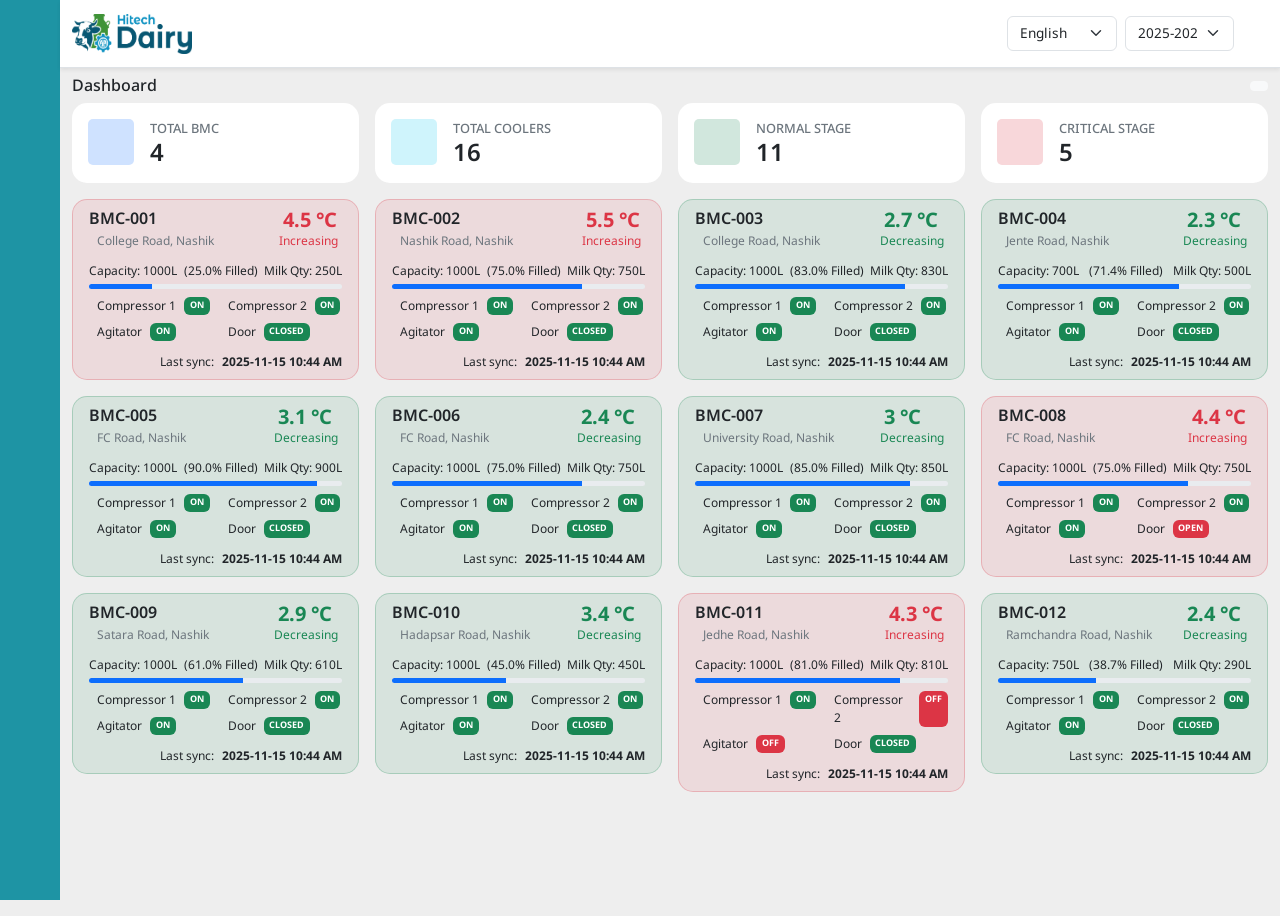
<file: index.html>
<!doctype html>
<html lang="en">

<head>
    <meta charset="utf-8">
    <meta name="viewport" content="width=device-width, initial-scale=1">
    <title>Hitech Dairy</title>
    <link href="https://cdn.jsdelivr.net/npm/bootstrap@5.3.8/dist/css/bootstrap.min.css" rel="stylesheet"
        integrity="sha384-sRIl4kxILFvY47J16cr9ZwB07vP4J8+LH7qKQnuqkuIAvNWLzeN8tE5YBujZqJLB" crossorigin="anonymous">
    <link rel="preconnect" href="https://fonts.googleapis.com">
    <link rel="preconnect" href="https://fonts.gstatic.com" crossorigin>
    <link href="https://fonts.googleapis.com/css2?family=Noto+Sans:ital,wght@0,100..900;1,100..900&display=swap"
        rel="stylesheet">
    <link rel='stylesheet'
        href='https://cdn-uicons.flaticon.com/3.0.0/uicons-regular-rounded/css/uicons-regular-rounded.css'>
    <link rel="stylesheet" href="css/index.css">
</head>

<body>
    <div class="wrapper form-container">
        <div class="sidebar">
            <ul class="menu">
                <li>
                    <a href="#"><i class="fi fi-rr-computer"></i></a>
                </li>
                <li>
                    <a href="#"><i class="fi fi-rr-shopping-cart-add"></i></a>
                </li>
                <li>
                    <a href="#"><i class="fi fi-rr-hand-holding-box"></i></a>
                </li>
                <li>
                    <a href="#"><i class="fi fi-rr-truck-container"></i></a>
                </li>
                <li>
                    <a href="#"><i class="fi fi-rr-point-of-sale-bill"></i></a>
                </li>
                <li>
                    <a href="#"><i class="fi fi-rr-point-of-sale-signal"></i></a>
                </li>
                <li>
                    <a href="#"><i class="fi fi-rr-location-alt"></i></a>
                </li>
                <li>
                    <a href="#"><i class="fi fi-rr-users-alt"></i></a>
                </li>
                <li>
                    <a href="#"><i class="fi fi-rr-chart-histogram"></i></a>
                </li>
                <li>
                    <a href="#"><i class="fi fi-rr-briefcase"></i></a>
                </li>
                <li>
                    <a href="#"><i class="fi fi-rr-calculator-math-tax"></i></a>
                </li>
                <li>
                    <a href="#"><i class="fi fi-rr-settings"></i></a>
                </li>
                <li>
                    <a href="#"><i class="fi fi-rr-exit"></i></a>
                </li>
                <li>
                    <a href="#"><i class="fi fi-rr-user"></i></a>
                </li>
            </ul>
        </div>
        <div class="data-container">
            <header>
                <nav class="navbar navbar-expand-lg shadow-sm border-bottom bg-white">
                    <div class="container-fluid">
                        <a class="navbar-brand" href="#">
                            <img src="images/HitechDairy-logo-color.png" alt="Logo" width="120" height="40"
                                class="d-inline-block align-text-top" />
                        </a>
                        <button class="navbar-toggler" type="button" data-bs-toggle="collapse"
                            data-bs-target="#navbarSupportedContent" aria-controls="navbarSupportedContent"
                            aria-expanded="false" aria-label="Toggle navigation">
                            <span class="navbar-toggler-icon"></span>
                        </button>
                        <div class="collapse navbar-collapse" id="navbarSupportedContent">
                            <div class="d-flex ms-auto form-container" role="search">
                                <select class="form-select me-2" aria-label="Default select example">
                                    <option selected>English</option>
                                    <option value="1">Hindi</option>
                                    <option value="2">Marathi</option>
                                </select>
                                <select class="form-select me-2" aria-label="Default select example">
                                    <option selected>2025-2026</option>
                                    <option value="1">2024-2025</option>
                                    <option value="2">2023-2024</option>
                                </select>

                                <button class="btn" type="submit">
                                    <i class="fi fi-rr-bell"></i>
                                </button>
                            </div>
                        </div>
                    </div>
                </nav>
            </header>
            <div class="container-fluid">
                <div class="main-content py-2">
                    <div class="d-flex align-items-center mb-2 justify-content-between">
                        <h6 class="mb-0">Dashboard</h6>
                        <button class="btn btn-light btn-sm" data-bs-toggle="offcanvas"
                            data-bs-target="#offcanvasExample" aria-controls="offcanvasExample">
                            <i class="fi fi-rr-filter"></i>
                        </button>
                    </div>

                    <div id="dash-stats">
                        <div class="row g-3">
                            <div class="col-sm-3">
                                <div class="card card-body">
                                    <div class="d-flex">
                                        <div class="flex-shrink-0">
                                            <div class="icon-wrapper bg-primary-subtle text-primary">
                                                <i class="fi fi-rr-database-management"></i>
                                            </div>
                                        </div>
                                        <div class="flex-grow-1 ms-3">
                                            <div class="dash-label">Total BMC</div>
                                            <h2>4</h2>
                                        </div>
                                    </div>
                                </div>
                            </div>
                            <div class="col-sm-3">
                                <div class="card card-body">
                                    <div class="d-flex">
                                        <div class="flex-shrink-0">
                                            <div class="icon-wrapper bg-info-subtle text-info">
                                                <i class="fi fi-rr-temperature-frigid"></i>
                                            </div>
                                        </div>
                                        <div class="flex-grow-1 ms-3">
                                            <div class="dash-label">Total Coolers</div>
                                            <h2>16</h2>
                                        </div>
                                    </div>
                                </div>
                            </div>
                            <div class="col-sm-3">
                                <div class="card card-body">
                                    <div class="d-flex">
                                        <div class="flex-shrink-0">
                                            <div class="icon-wrapper bg-success-subtle text-success">
                                                <i class="fi fi-rr-shield-trust"></i>
                                            </div>
                                        </div>
                                        <div class="flex-grow-1 ms-3">
                                            <div class="dash-label">Normal Stage</div>
                                            <h2>11</h2>
                                        </div>
                                    </div>
                                </div>
                            </div>
                            <div class="col-sm-3">
                                <div class="card card-body">
                                    <div class="d-flex">
                                        <div class="flex-shrink-0">
                                            <div class="icon-wrapper bg-danger-subtle text-danger">
                                                <i class="fi fi-rr-triangle-warning"></i>
                                            </div>
                                        </div>
                                        <div class="flex-grow-1 ms-3">
                                            <div class="dash-label">Critical Stage</div>
                                            <h2>5</h2>
                                        </div>
                                    </div>
                                </div>
                            </div>
                        </div>
                    </div>

                    <!-- <div class="card card-body border-0 rounded-4">
                        <div class="row g-3">
                            <div class="col-sm-3">
                                <div class="form-label">Organization</div>
                                <select class="form-select">
                                    <option selected>All Organizations</option>
                                    <option value="1">Organization 1</option>
                                    <option value="2">Organization 2</option>
                                    <option value="3">Organization 3</option>
                                </select>
                            </div>
                            <div class="col-sm-3">
                                <div class="form-label">Location</div>
                                <select class="form-select">
                                    <option selected>All Locations</option>
                                    <option value="1">Organization 1</option>
                                    <option value="2">Organization 2</option>
                                    <option value="3">Organization 3</option>
                                </select>
                            </div>
                            <div class="col-sm-3">
                                <div class="form-label">Status</div>
                                <select class="form-select">
                                    <option selected>All Status</option>
                                    <option value="1">Organization 1</option>
                                    <option value="2">Organization 2</option>
                                    <option value="3">Organization 3</option>
                                </select>
                            </div>
                            <div class="col-sm-3">
                                <div class="form-label">Date Range</div>
                                <div class="input-group">
                                    <input type="text" class="form-control border-end-0"
                                        placeholder="DD/MM/YYYY - DD/MM/YYYY">
                                    <span class="input-group-text bg-transparent border-start-0 text-secondary"
                                        id="basic-addon1"><i class="fi fi-rr-calendar-lines"></i></span>
                                </div>
                            </div>
                        </div>
                    </div> -->

                    <div class="row g-3" id="coolers"></div>
                    <!-- <div class="row g-3" id="coolers">
                        <div class="col-sm-3">
                            <div class="card bg-danger bg-opacity-10 border border-danger border-opacity-25">
                                <div class="card-header">
                                    <div class="d-flex justify-content-between align-items-center">
                                        <div>
                                            <h6 class="mb-1 fw-semibold fs-default">BMC-001</h6>
                                            <div class="d-flex gap-2 align-items-center text-secondary fs-75">
                                                <i class="fi fi-rr-marker"></i>
                                                <span>College Road, Nashik</span>
                                            </div>
                                        </div>
                                        <div>
                                            <h5 class="text-danger fw-bold d-flex gap-1 align-items-center mb-0">
                                                <i class="fi fi-rr-temperature-high"></i>
                                                4.5 °C
                                            </h5>
                                            <div class="text-danger fs-75 d-flex gap-1 align-items-center">
                                                Increasing
                                                <i class="fi fi-rr-arrow-small-up"></i>
                                            </div>
                                        </div>
                                    </div>
                                </div>
                                <div class="card-body py-1">
                                    <div class="mb-2">
                                        <div class="d-flex justify-content-between mb-1 fs-75">
                                            <span>Capacity: 1000L</span>
                                            <span>Milk Qty: 250L</span>
                                        </div>
                                        <div class="progress mb-1" role="progressbar" aria-label="Example 1px high"
                                            aria-valuenow="25" aria-valuemin="0" aria-valuemax="100"
                                            style="height: 5px">
                                            <div class="progress-bar bg-primary" style="width: 25%"></div>
                                        </div>
                                        <div class="d-flex justify-content-end fs-75">
                                            <span>(25% Filled)</span>
                                        </div>
                                    </div>
                                    <div class="row g-2">
                                        <div class="col-6">
                                            <div class="d-flex gap-2 fs-75">
                                                <span class="d-flex gap-2 align-items-center"><i
                                                        class="fi fi-rr-power"></i>Compressor
                                                    1</span>
                                                <span class="badge bg-success text-white">ON</span>
                                            </div>
                                        </div>
                                        <div class="col-6">
                                            <div class="d-flex gap-2 fs-75">
                                                <span class="d-flex gap-2 align-items-center"><i
                                                        class="fi fi-rr-power"></i>Compressor
                                                    2</span>
                                                <span class="badge bg-success text-white">ON</span>
                                            </div>
                                        </div>
                                        <div class="col-6">
                                            <div class="d-flex gap-2 fs-75">
                                                <span class="d-flex gap-2 align-items-center">
                                                    <i class="fi fi-rr-refresh"></i>Agitator
                                                </span>
                                                <span class="badge bg-success text-white">ON</span>
                                            </div>
                                        </div>
                                        <div class="col-6">
                                            <div class="d-flex gap-2 fs-75">
                                                <span class="d-flex gap-2 align-items-center">
                                                    <i class="fi fi-rr-door-closed"></i>Door
                                                </span>
                                                <span class="badge bg-success text-white">CLOSED</span>
                                            </div>
                                        </div>
                                    </div>
                                </div>
                                <div class="card-footer fs-75 text-dark">
                                    <div>Last sync:</div>
                                    <div class="fw-bold">2025-11-15 10:44 AM</div>
                                </div>
                            </div>
                        </div>
                        <div class="col-sm-3">
                            <div class="card bg-danger bg-opacity-10 border border-danger border-opacity-25">
                                <div class="card-header">
                                    <div class="d-flex justify-content-between align-items-center">
                                        <div>
                                            <h6 class="mb-1 fw-semibold fs-default">BMC-002</h6>
                                            <div class="d-flex gap-2 align-items-center text-secondary fs-75">
                                                <i class="fi fi-rr-marker"></i>
                                                <span>Nashik Road, Nashik</span>
                                            </div>
                                        </div>
                                        <div>
                                            <h5 class="text-danger fw-bold d-flex gap-1 align-items-center mb-0">
                                                <i class="fi fi-rr-temperature-high"></i>
                                                5.5 °C
                                            </h5>
                                            <div class="text-danger fs-75 d-flex gap-1 align-items-center">
                                                Increasing
                                                <i class="fi fi-rr-arrow-small-up"></i>
                                            </div>
                                        </div>
                                    </div>
                                </div>
                                <div class="card-body py-1">
                                    <div class="mb-2">
                                        <div class="d-flex justify-content-between mb-1 fs-75">
                                            <span>Capacity: 1000L</span>
                                            <span>Milk Qty: 750L</span>
                                        </div>
                                        <div class="progress mb-1" role="progressbar" aria-label="Example 1px high"
                                            aria-valuenow="75" aria-valuemin="0" aria-valuemax="100"
                                            style="height: 5px">
                                            <div class="progress-bar bg-primary" style="width: 75%"></div>
                                        </div>
                                        <div class="d-flex justify-content-end fs-75">
                                            <span>(75% Filled)</span>
                                        </div>
                                    </div>
                                    <div class="row g-2">
                                        <div class="col-6">
                                            <div class="d-flex gap-2 fs-75">
                                                <span class="d-flex gap-2 align-items-center"><i
                                                        class="fi fi-rr-power"></i>Compressor
                                                    1</span>
                                                <span class="badge bg-success text-white">ON</span>
                                            </div>
                                        </div>
                                        <div class="col-6">
                                            <div class="d-flex gap-2 fs-75">
                                                <span class="d-flex gap-2 align-items-center"><i
                                                        class="fi fi-rr-power"></i>Compressor
                                                    2</span>
                                                <span class="badge bg-success text-white">ON</span>
                                            </div>
                                        </div>
                                        <div class="col-6">
                                            <div class="d-flex gap-2 fs-75">
                                                <span class="d-flex gap-2 align-items-center">
                                                    <i class="fi fi-rr-refresh"></i>Agitator
                                                </span>
                                                <span class="badge bg-success text-white">ON</span>
                                            </div>
                                        </div>
                                        <div class="col-6">
                                            <div class="d-flex gap-2 fs-75">
                                                <span class="d-flex gap-2 align-items-center">
                                                    <i class="fi fi-rr-door-closed"></i>Door
                                                </span>
                                                <span class="badge bg-success text-white">CLOSED</span>
                                            </div>
                                        </div>
                                    </div>
                                </div>
                                <div class="card-footer fs-75 text-dark">
                                    <div>Last sync:</div>
                                    <div class="fw-bold">2025-11-15 10:44 AM</div>
                                </div>
                            </div>
                        </div>
                        <div class="col-sm-3">
                            <div class="card bg-success bg-opacity-10 border border-success border-opacity-25">
                                <div class="card-header">
                                    <div class="d-flex justify-content-between align-items-center">
                                        <div>
                                            <h6 class="mb-1 fw-semibold fs-default">BMC-001</h6>
                                            <div class="d-flex gap-2 align-items-center text-secondary fs-75">
                                                <i class="fi fi-rr-marker"></i>
                                                <span>College Road, Nashik</span>
                                            </div>
                                        </div>
                                        <div>
                                            <h5 class="text-success fw-bold d-flex gap-1 align-items-center mb-0">
                                                <i class="fi fi-rr-temperature-high"></i>
                                                2.7 °C
                                            </h5>
                                            <div class="text-success fs-75 d-flex gap-1 align-items-center">
                                                Decreasing
                                                <i class="fi fi-rr-arrow-small-down"></i>
                                            </div>
                                        </div>
                                    </div>
                                </div>
                                <div class="card-body py-1">
                                    <div class="mb-2">
                                        <div class="d-flex justify-content-between mb-1 fs-75">
                                            <span>Capacity: 1000L</span>
                                            <span>Milk Qty: 250L</span>
                                        </div>
                                        <div class="progress mb-1" role="progressbar" aria-label="Example 1px high"
                                            aria-valuenow="25" aria-valuemin="0" aria-valuemax="100"
                                            style="height: 5px">
                                            <div class="progress-bar bg-primary" style="width: 25%"></div>
                                        </div>
                                        <div class="d-flex justify-content-end fs-75">
                                            <span>(83.3% Filled)</span>
                                        </div>
                                    </div>
                                    <div class="row g-2">
                                        <div class="col-6">
                                            <div class="d-flex gap-2 fs-75">
                                                <span class="d-flex gap-2 align-items-center"><i
                                                        class="fi fi-rr-power"></i>Compressor
                                                    1</span>
                                                <span class="badge bg-success text-white">ON</span>
                                            </div>
                                        </div>
                                        <div class="col-6">
                                            <div class="d-flex gap-2 fs-75">
                                                <span class="d-flex gap-2 align-items-center"><i
                                                        class="fi fi-rr-power"></i>Compressor
                                                    2</span>
                                                <span class="badge bg-success text-white">ON</span>
                                            </div>
                                        </div>
                                        <div class="col-6">
                                            <div class="d-flex gap-2 fs-75">
                                                <span class="d-flex gap-2 align-items-center">
                                                    <i class="fi fi-rr-refresh"></i>Agitator
                                                </span>
                                                <span class="badge bg-success text-white">ON</span>
                                            </div>
                                        </div>
                                        <div class="col-6">
                                            <div class="d-flex gap-2 fs-75">
                                                <span class="d-flex gap-2 align-items-center">
                                                    <i class="fi fi-rr-door-closed"></i>Door
                                                </span>
                                                <span class="badge bg-success text-white">CLOSED</span>
                                            </div>
                                        </div>
                                    </div>
                                </div>
                                <div class="card-footer fs-75 text-dark">
                                    <div>Last sync:</div>
                                    <div class="fw-bold">2025-11-15 10:44 AM</div>
                                </div>
                            </div>
                        </div>
                        <div class="col-sm-3">
                            <div class="card bg-success bg-opacity-10 border border-success border-opacity-25">
                                <div class="card-header">
                                    <div class="d-flex justify-content-between align-items-center">
                                        <div>
                                            <h6 class="mb-1 fw-semibold fs-default">BMC-001</h6>
                                            <div class="d-flex gap-2 align-items-center text-secondary fs-75">
                                                <i class="fi fi-rr-marker"></i>
                                                <span>College Road, Nashik</span>
                                            </div>
                                        </div>
                                        <div>
                                            <h5 class="text-success fw-bold d-flex gap-1 align-items-center mb-0">
                                                <i class="fi fi-rr-temperature-high"></i>
                                                3.5 °C
                                            </h5>
                                            <div class="text-success fs-75 d-flex gap-1 align-items-center">
                                                Decreasing
                                                <i class="fi fi-rr-arrow-small-down"></i>
                                            </div>
                                        </div>
                                    </div>
                                </div>
                                <div class="card-body py-1">
                                    <div class="mb-2">
                                        <div class="d-flex justify-content-between mb-1 fs-75">
                                            <span>Capacity: 1000L</span>
                                            <span>Milk Qty: 250L</span>
                                        </div>
                                        <div class="progress mb-1" role="progressbar" aria-label="Example 1px high"
                                            aria-valuenow="25" aria-valuemin="0" aria-valuemax="100"
                                            style="height: 5px">
                                            <div class="progress-bar bg-primary" style="width: 25%"></div>
                                        </div>
                                        <div class="d-flex justify-content-end fs-75">
                                            <span>(83.3% Filled)</span>
                                        </div>
                                    </div>
                                    <div class="row g-2">
                                        <div class="col-6">
                                            <div class="d-flex gap-2 fs-75">
                                                <span class="d-flex gap-2 align-items-center"><i
                                                        class="fi fi-rr-power"></i>Compressor
                                                    1</span>
                                                <span class="badge bg-success text-white">ON</span>
                                            </div>
                                        </div>
                                        <div class="col-6">
                                            <div class="d-flex gap-2 fs-75">
                                                <span class="d-flex gap-2 align-items-center"><i
                                                        class="fi fi-rr-power"></i>Compressor
                                                    2</span>
                                                <span class="badge bg-success text-white">ON</span>
                                            </div>
                                        </div>
                                        <div class="col-6">
                                            <div class="d-flex gap-2 fs-75">
                                                <span class="d-flex gap-2 align-items-center">
                                                    <i class="fi fi-rr-refresh"></i>Agitator
                                                </span>
                                                <span class="badge bg-success text-white">ON</span>
                                            </div>
                                        </div>
                                        <div class="col-6">
                                            <div class="d-flex gap-2 fs-75">
                                                <span class="d-flex gap-2 align-items-center">
                                                    <i class="fi fi-rr-door-closed"></i>Door
                                                </span>
                                                <span class="badge bg-success text-white">CLOSED</span>
                                            </div>
                                        </div>
                                    </div>
                                </div>
                                <div class="card-footer fs-75 text-dark">
                                    <div>Last sync:</div>
                                    <div class="fw-bold">2025-11-15 10:44 AM</div>
                                </div>
                            </div>
                        </div>
                        <div class="col-sm-3">
                            <div class="card bg-success bg-opacity-10 border border-success border-opacity-25">
                                <div class="card-header">
                                    <div class="d-flex justify-content-between align-items-center">
                                        <div>
                                            <h6 class="mb-1 fw-semibold fs-default">BMC-001</h6>
                                            <div class="d-flex gap-2 align-items-center text-secondary fs-75">
                                                <i class="fi fi-rr-marker"></i>
                                                <span>College Road, Nashik</span>
                                            </div>
                                        </div>
                                        <div>
                                            <h5 class="text-success fw-bold d-flex gap-1 align-items-center mb-0">
                                                <i class="fi fi-rr-temperature-high"></i>
                                                2.4 °C
                                            </h5>
                                            <div class="text-success fs-75 d-flex gap-1 align-items-center">
                                                Decreasing
                                                <i class="fi fi-rr-arrow-small-down"></i>
                                            </div>
                                        </div>
                                    </div>
                                </div>
                                <div class="card-body py-1">
                                    <div class="mb-2">
                                        <div class="d-flex justify-content-between mb-1 fs-75">
                                            <span>Capacity: 1000L</span>
                                            <span>Milk Qty: 250L</span>
                                        </div>
                                        <div class="progress mb-1" role="progressbar" aria-label="Example 1px high"
                                            aria-valuenow="25" aria-valuemin="0" aria-valuemax="100"
                                            style="height: 5px">
                                            <div class="progress-bar bg-primary" style="width: 25%"></div>
                                        </div>
                                        <div class="d-flex justify-content-end fs-75">
                                            <span>(83.3% Filled)</span>
                                        </div>
                                    </div>
                                    <div class="row g-2">
                                        <div class="col-6">
                                            <div class="d-flex gap-2 fs-75">
                                                <span class="d-flex gap-2 align-items-center"><i
                                                        class="fi fi-rr-power"></i>Compressor
                                                    1</span>
                                                <span class="badge bg-success text-white">ON</span>
                                            </div>
                                        </div>
                                        <div class="col-6">
                                            <div class="d-flex gap-2 fs-75">
                                                <span class="d-flex gap-2 align-items-center"><i
                                                        class="fi fi-rr-power"></i>Compressor
                                                    2</span>
                                                <span class="badge bg-success text-white">ON</span>
                                            </div>
                                        </div>
                                        <div class="col-6">
                                            <div class="d-flex gap-2 fs-75">
                                                <span class="d-flex gap-2 align-items-center">
                                                    <i class="fi fi-rr-refresh"></i>Agitator
                                                </span>
                                                <span class="badge bg-success text-white">ON</span>
                                            </div>
                                        </div>
                                        <div class="col-6">
                                            <div class="d-flex gap-2 fs-75">
                                                <span class="d-flex gap-2 align-items-center">
                                                    <i class="fi fi-rr-door-closed"></i>Door
                                                </span>
                                                <span class="badge bg-success text-white">CLOSED</span>
                                            </div>
                                        </div>
                                    </div>
                                </div>
                                <div class="card-footer fs-75 text-dark">
                                    <div>Last sync:</div>
                                    <div class="fw-bold">2025-11-15 10:44 AM</div>
                                </div>
                            </div>
                        </div>
                        <div class="col-sm-3">
                            <div class="card bg-success bg-opacity-10 border border-success border-opacity-25">
                                <div class="card-header">
                                    <div class="d-flex justify-content-between align-items-center">
                                        <div>
                                            <h6 class="mb-1 fw-semibold fs-default">BMC-001</h6>
                                            <div class="d-flex gap-2 align-items-center text-secondary fs-75">
                                                <i class="fi fi-rr-marker"></i>
                                                <span>College Road, Nashik</span>
                                            </div>
                                        </div>
                                        <div>
                                            <h5 class="text-success fw-bold d-flex gap-1 align-items-center mb-0">
                                                <i class="fi fi-rr-temperature-high"></i>
                                                2.4 °C
                                            </h5>
                                            <div class="text-success fs-75 d-flex gap-1 align-items-center">
                                                Decreasing
                                                <i class="fi fi-rr-arrow-small-down"></i>
                                            </div>
                                        </div>
                                    </div>
                                </div>
                                <div class="card-body py-1">
                                    <div class="mb-2">
                                        <div class="d-flex justify-content-between mb-1 fs-75">
                                            <span>Capacity: 1000L</span>
                                            <span>Milk Qty: 250L</span>
                                        </div>
                                        <div class="progress mb-1" role="progressbar" aria-label="Example 1px high"
                                            aria-valuenow="25" aria-valuemin="0" aria-valuemax="100"
                                            style="height: 5px">
                                            <div class="progress-bar bg-primary" style="width: 25%"></div>
                                        </div>
                                        <div class="d-flex justify-content-end fs-75">
                                            <span>(83.3% Filled)</span>
                                        </div>
                                    </div>
                                    <div class="row g-2">
                                        <div class="col-6">
                                            <div class="d-flex gap-2 fs-75">
                                                <span class="d-flex gap-2 align-items-center"><i
                                                        class="fi fi-rr-power"></i>Compressor
                                                    1</span>
                                                <span class="badge bg-success text-white">ON</span>
                                            </div>
                                        </div>
                                        <div class="col-6">
                                            <div class="d-flex gap-2 fs-75">
                                                <span class="d-flex gap-2 align-items-center"><i
                                                        class="fi fi-rr-power"></i>Compressor
                                                    2</span>
                                                <span class="badge bg-success text-white">ON</span>
                                            </div>
                                        </div>
                                        <div class="col-6">
                                            <div class="d-flex gap-2 fs-75">
                                                <span class="d-flex gap-2 align-items-center">
                                                    <i class="fi fi-rr-refresh"></i>Agitator
                                                </span>
                                                <span class="badge bg-success text-white">ON</span>
                                            </div>
                                        </div>
                                        <div class="col-6">
                                            <div class="d-flex gap-2 fs-75">
                                                <span class="d-flex gap-2 align-items-center">
                                                    <i class="fi fi-rr-door-closed"></i>Door
                                                </span>
                                                <span class="badge bg-success text-white">CLOSED</span>
                                            </div>
                                        </div>
                                    </div>
                                </div>
                                <div class="card-footer fs-75 text-dark">
                                    <div>Last sync:</div>
                                    <div class="fw-bold">2025-11-15 10:44 AM</div>
                                </div>
                            </div>
                        </div>
                        <div class="col-sm-3">
                            <div class="card bg-success bg-opacity-10 border border-success border-opacity-25">
                                <div class="card-header">
                                    <div class="d-flex justify-content-between align-items-center">
                                        <div>
                                            <h6 class="mb-1 fw-semibold fs-default">BMC-001</h6>
                                            <div class="d-flex gap-2 align-items-center text-secondary fs-75">
                                                <i class="fi fi-rr-marker"></i>
                                                <span>College Road, Nashik</span>
                                            </div>
                                        </div>
                                        <div>
                                            <h5 class="text-success fw-bold d-flex gap-1 align-items-center mb-0">
                                                <i class="fi fi-rr-temperature-high"></i>
                                                2.4 °C
                                            </h5>
                                            <div class="text-success fs-75 d-flex gap-1 align-items-center">
                                                Decreasing
                                                <i class="fi fi-rr-arrow-small-down"></i>
                                            </div>
                                        </div>
                                    </div>
                                </div>
                                <div class="card-body py-1">
                                    <div class="mb-2">
                                        <div class="d-flex justify-content-between mb-1 fs-75">
                                            <span>Capacity: 1000L</span>
                                            <span>Milk Qty: 250L</span>
                                        </div>
                                        <div class="progress mb-1" role="progressbar" aria-label="Example 1px high"
                                            aria-valuenow="25" aria-valuemin="0" aria-valuemax="100"
                                            style="height: 5px">
                                            <div class="progress-bar bg-primary" style="width: 25%"></div>
                                        </div>
                                        <div class="d-flex justify-content-end fs-75">
                                            <span>(83.3% Filled)</span>
                                        </div>
                                    </div>
                                    <div class="row g-2">
                                        <div class="col-6">
                                            <div class="d-flex gap-2 fs-75">
                                                <span class="d-flex gap-2 align-items-center"><i
                                                        class="fi fi-rr-power"></i>Compressor
                                                    1</span>
                                                <span class="badge bg-success text-white">ON</span>
                                            </div>
                                        </div>
                                        <div class="col-6">
                                            <div class="d-flex gap-2 fs-75">
                                                <span class="d-flex gap-2 align-items-center"><i
                                                        class="fi fi-rr-power"></i>Compressor
                                                    2</span>
                                                <span class="badge bg-success text-white">ON</span>
                                            </div>
                                        </div>
                                        <div class="col-6">
                                            <div class="d-flex gap-2 fs-75">
                                                <span class="d-flex gap-2 align-items-center">
                                                    <i class="fi fi-rr-refresh"></i>Agitator
                                                </span>
                                                <span class="badge bg-success text-white">ON</span>
                                            </div>
                                        </div>
                                        <div class="col-6">
                                            <div class="d-flex gap-2 fs-75">
                                                <span class="d-flex gap-2 align-items-center">
                                                    <i class="fi fi-rr-door-closed"></i>Door
                                                </span>
                                                <span class="badge bg-success text-white">CLOSED</span>
                                            </div>
                                        </div>
                                    </div>
                                </div>
                                <div class="card-footer fs-75 text-dark">
                                    <div>Last sync:</div>
                                    <div class="fw-bold">2025-11-15 10:44 AM</div>
                                </div>
                            </div>
                        </div>
                        <div class="col-sm-3">
                            <div class="card bg-success bg-opacity-10 border border-success border-opacity-25">
                                <div class="card-header">
                                    <div class="d-flex justify-content-between align-items-center">
                                        <div>
                                            <h6 class="mb-1 fw-semibold fs-default">BMC-001</h6>
                                            <div class="d-flex gap-2 align-items-center text-secondary fs-75">
                                                <i class="fi fi-rr-marker"></i>
                                                <span>College Road, Nashik</span>
                                            </div>
                                        </div>
                                        <div>
                                            <h5 class="text-success fw-bold d-flex gap-1 align-items-center mb-0">
                                                <i class="fi fi-rr-temperature-high"></i>
                                                2.4 °C
                                            </h5>
                                            <div class="text-success fs-75 d-flex gap-1 align-items-center">
                                                Decreasing
                                                <i class="fi fi-rr-arrow-small-down"></i>
                                            </div>
                                        </div>
                                    </div>
                                </div>
                                <div class="card-body py-1">
                                    <div class="mb-2">
                                        <div class="d-flex justify-content-between mb-1 fs-75">
                                            <span>Capacity: 1000L</span>
                                            <span>Milk Qty: 250L</span>
                                        </div>
                                        <div class="progress mb-1" role="progressbar" aria-label="Example 1px high"
                                            aria-valuenow="25" aria-valuemin="0" aria-valuemax="100"
                                            style="height: 5px">
                                            <div class="progress-bar bg-primary" style="width: 25%"></div>
                                        </div>
                                        <div class="d-flex justify-content-end fs-75">
                                            <span>(83.3% Filled)</span>
                                        </div>
                                    </div>
                                    <div class="row g-2">
                                        <div class="col-6">
                                            <div class="d-flex gap-2 fs-75">
                                                <span class="d-flex gap-2 align-items-center"><i
                                                        class="fi fi-rr-power"></i>Compressor
                                                    1</span>
                                                <span class="badge bg-success text-white">ON</span>
                                            </div>
                                        </div>
                                        <div class="col-6">
                                            <div class="d-flex gap-2 fs-75">
                                                <span class="d-flex gap-2 align-items-center"><i
                                                        class="fi fi-rr-power"></i>Compressor
                                                    2</span>
                                                <span class="badge bg-success text-white">ON</span>
                                            </div>
                                        </div>
                                        <div class="col-6">
                                            <div class="d-flex gap-2 fs-75">
                                                <span class="d-flex gap-2 align-items-center">
                                                    <i class="fi fi-rr-refresh"></i>Agitator
                                                </span>
                                                <span class="badge bg-success text-white">ON</span>
                                            </div>
                                        </div>
                                        <div class="col-6">
                                            <div class="d-flex gap-2 fs-75">
                                                <span class="d-flex gap-2 align-items-center">
                                                    <i class="fi fi-rr-door-closed"></i>Door
                                                </span>
                                                <span class="badge bg-success text-white">CLOSED</span>
                                            </div>
                                        </div>
                                    </div>
                                </div>
                                <div class="card-footer fs-75 text-dark">
                                    <div>Last sync:</div>
                                    <div class="fw-bold">2025-11-15 10:44 AM</div>
                                </div>
                            </div>
                        </div>
                        <div class="col-sm-3">
                            <div class="card bg-success bg-opacity-10 border border-success border-opacity-25">
                                <div class="card-header">
                                    <div class="d-flex justify-content-between align-items-center">
                                        <div>
                                            <h6 class="mb-1 fw-semibold fs-default">BMC-001</h6>
                                            <div class="d-flex gap-2 align-items-center text-secondary fs-75">
                                                <i class="fi fi-rr-marker"></i>
                                                <span>College Road, Nashik</span>
                                            </div>
                                        </div>
                                        <div>
                                            <h5 class="text-success fw-bold d-flex gap-1 align-items-center mb-0">
                                                <i class="fi fi-rr-temperature-high"></i>
                                                2.4 °C
                                            </h5>
                                            <div class="text-success fs-75 d-flex gap-1 align-items-center">
                                                Decreasing
                                                <i class="fi fi-rr-arrow-small-down"></i>
                                            </div>
                                        </div>
                                    </div>
                                </div>
                                <div class="card-body py-1">
                                    <div class="mb-2">
                                        <div class="d-flex justify-content-between mb-1 fs-75">
                                            <span>Capacity: 1000L</span>
                                            <span>Milk Qty: 250L</span>
                                        </div>
                                        <div class="progress mb-1" role="progressbar" aria-label="Example 1px high"
                                            aria-valuenow="25" aria-valuemin="0" aria-valuemax="100"
                                            style="height: 5px">
                                            <div class="progress-bar bg-primary" style="width: 25%"></div>
                                        </div>
                                        <div class="d-flex justify-content-end fs-75">
                                            <span>(83.3% Filled)</span>
                                        </div>
                                    </div>
                                    <div class="row g-2">
                                        <div class="col-6">
                                            <div class="d-flex gap-2 fs-75">
                                                <span class="d-flex gap-2 align-items-center"><i
                                                        class="fi fi-rr-power"></i>Compressor
                                                    1</span>
                                                <span class="badge bg-success text-white">ON</span>
                                            </div>
                                        </div>
                                        <div class="col-6">
                                            <div class="d-flex gap-2 fs-75">
                                                <span class="d-flex gap-2 align-items-center"><i
                                                        class="fi fi-rr-power"></i>Compressor
                                                    2</span>
                                                <span class="badge bg-success text-white">ON</span>
                                            </div>
                                        </div>
                                        <div class="col-6">
                                            <div class="d-flex gap-2 fs-75">
                                                <span class="d-flex gap-2 align-items-center">
                                                    <i class="fi fi-rr-refresh"></i>Agitator
                                                </span>
                                                <span class="badge bg-success text-white">ON</span>
                                            </div>
                                        </div>
                                        <div class="col-6">
                                            <div class="d-flex gap-2 fs-75">
                                                <span class="d-flex gap-2 align-items-center">
                                                    <i class="fi fi-rr-door-closed"></i>Door
                                                </span>
                                                <span class="badge bg-success text-white">CLOSED</span>
                                            </div>
                                        </div>
                                    </div>
                                </div>
                                <div class="card-footer fs-75 text-dark">
                                    <div>Last sync:</div>
                                    <div class="fw-bold">2025-11-15 10:44 AM</div>
                                </div>
                            </div>
                        </div>
                        <div class="col-sm-3">
                            <div class="card bg-success bg-opacity-10 border border-success border-opacity-25">
                                <div class="card-header">
                                    <div class="d-flex justify-content-between align-items-center">
                                        <div>
                                            <h6 class="mb-1 fw-semibold fs-default">BMC-001</h6>
                                            <div class="d-flex gap-2 align-items-center text-secondary fs-75">
                                                <i class="fi fi-rr-marker"></i>
                                                <span>College Road, Nashik</span>
                                            </div>
                                        </div>
                                        <div>
                                            <h5 class="text-success fw-bold d-flex gap-1 align-items-center mb-0">
                                                <i class="fi fi-rr-temperature-high"></i>
                                                2.4 °C
                                            </h5>
                                            <div class="text-success fs-75 d-flex gap-1 align-items-center">
                                                Decreasing
                                                <i class="fi fi-rr-arrow-small-down"></i>
                                            </div>
                                        </div>
                                    </div>
                                </div>
                                <div class="card-body py-1">
                                    <div class="mb-2">
                                        <div class="d-flex justify-content-between mb-1 fs-75">
                                            <span>Capacity: 1000L</span>
                                            <span>Milk Qty: 250L</span>
                                        </div>
                                        <div class="progress mb-1" role="progressbar" aria-label="Example 1px high"
                                            aria-valuenow="25" aria-valuemin="0" aria-valuemax="100"
                                            style="height: 5px">
                                            <div class="progress-bar bg-primary" style="width: 25%"></div>
                                        </div>
                                        <div class="d-flex justify-content-end fs-75">
                                            <span>(83.3% Filled)</span>
                                        </div>
                                    </div>
                                    <div class="row g-2">
                                        <div class="col-6">
                                            <div class="d-flex gap-2 fs-75">
                                                <span class="d-flex gap-2 align-items-center"><i
                                                        class="fi fi-rr-power"></i>Compressor
                                                    1</span>
                                                <span class="badge bg-success text-white">ON</span>
                                            </div>
                                        </div>
                                        <div class="col-6">
                                            <div class="d-flex gap-2 fs-75">
                                                <span class="d-flex gap-2 align-items-center"><i
                                                        class="fi fi-rr-power"></i>Compressor
                                                    2</span>
                                                <span class="badge bg-success text-white">ON</span>
                                            </div>
                                        </div>
                                        <div class="col-6">
                                            <div class="d-flex gap-2 fs-75">
                                                <span class="d-flex gap-2 align-items-center">
                                                    <i class="fi fi-rr-refresh"></i>Agitator
                                                </span>
                                                <span class="badge bg-success text-white">ON</span>
                                            </div>
                                        </div>
                                        <div class="col-6">
                                            <div class="d-flex gap-2 fs-75">
                                                <span class="d-flex gap-2 align-items-center">
                                                    <i class="fi fi-rr-door-closed"></i>Door
                                                </span>
                                                <span class="badge bg-success text-white">CLOSED</span>
                                            </div>
                                        </div>
                                    </div>
                                </div>
                                <div class="card-footer fs-75 text-dark">
                                    <div>Last sync:</div>
                                    <div class="fw-bold">2025-11-15 10:44 AM</div>
                                </div>
                            </div>
                        </div>
                        <div class="col-sm-3">
                            <div class="card bg-success bg-opacity-10 border border-success border-opacity-25">
                                <div class="card-header">
                                    <div class="d-flex justify-content-between align-items-center">
                                        <div>
                                            <h6 class="mb-1 fw-semibold fs-default">BMC-001</h6>
                                            <div class="d-flex gap-2 align-items-center text-secondary fs-75">
                                                <i class="fi fi-rr-marker"></i>
                                                <span>College Road, Nashik</span>
                                            </div>
                                        </div>
                                        <div>
                                            <h5 class="text-success fw-bold d-flex gap-1 align-items-center mb-0">
                                                <i class="fi fi-rr-temperature-high"></i>
                                                2.4 °C
                                            </h5>
                                            <div class="text-success fs-75 d-flex gap-1 align-items-center">
                                                Decreasing
                                                <i class="fi fi-rr-arrow-small-down"></i>
                                            </div>
                                        </div>
                                    </div>
                                </div>
                                <div class="card-body py-1">
                                    <div class="mb-2">
                                        <div class="d-flex justify-content-between mb-1 fs-75">
                                            <span>Capacity: 1000L</span>
                                            <span>Milk Qty: 250L</span>
                                        </div>
                                        <div class="progress mb-1" role="progressbar" aria-label="Example 1px high"
                                            aria-valuenow="25" aria-valuemin="0" aria-valuemax="100"
                                            style="height: 5px">
                                            <div class="progress-bar bg-primary" style="width: 25%"></div>
                                        </div>
                                        <div class="d-flex justify-content-end fs-75">
                                            <span>(83.3% Filled)</span>
                                        </div>
                                    </div>
                                    <div class="row g-2">
                                        <div class="col-6">
                                            <div class="d-flex gap-2 fs-75">
                                                <span class="d-flex gap-2 align-items-center"><i
                                                        class="fi fi-rr-power"></i>Compressor
                                                    1</span>
                                                <span class="badge bg-success text-white">ON</span>
                                            </div>
                                        </div>
                                        <div class="col-6">
                                            <div class="d-flex gap-2 fs-75">
                                                <span class="d-flex gap-2 align-items-center"><i
                                                        class="fi fi-rr-power"></i>Compressor
                                                    2</span>
                                                <span class="badge bg-success text-white">ON</span>
                                            </div>
                                        </div>
                                        <div class="col-6">
                                            <div class="d-flex gap-2 fs-75">
                                                <span class="d-flex gap-2 align-items-center">
                                                    <i class="fi fi-rr-refresh"></i>Agitator
                                                </span>
                                                <span class="badge bg-success text-white">ON</span>
                                            </div>
                                        </div>
                                        <div class="col-6">
                                            <div class="d-flex gap-2 fs-75">
                                                <span class="d-flex gap-2 align-items-center">
                                                    <i class="fi fi-rr-door-closed"></i>Door
                                                </span>
                                                <span class="badge bg-success text-white">CLOSED</span>
                                            </div>
                                        </div>
                                    </div>
                                </div>
                                <div class="card-footer fs-75 text-dark">
                                    <div>Last sync:</div>
                                    <div class="fw-bold">2025-11-15 10:44 AM</div>
                                </div>
                            </div>
                        </div>
                        <div class="col-sm-3">
                            <div class="card bg-success bg-opacity-10 border border-success border-opacity-25">
                                <div class="card-header">
                                    <div class="d-flex justify-content-between align-items-center">
                                        <div>
                                            <h6 class="mb-1 fw-semibold fs-default">BMC-001</h6>
                                            <div class="d-flex gap-2 align-items-center text-secondary fs-75">
                                                <i class="fi fi-rr-marker"></i>
                                                <span>College Road, Nashik</span>
                                            </div>
                                        </div>
                                        <div>
                                            <h5 class="text-success fw-bold d-flex gap-1 align-items-center mb-0">
                                                <i class="fi fi-rr-temperature-high"></i>
                                                2.4 °C
                                            </h5>
                                            <div class="text-success fs-75 d-flex gap-1 align-items-center">
                                                Decreasing
                                                <i class="fi fi-rr-arrow-small-down"></i>
                                            </div>
                                        </div>
                                    </div>
                                </div>
                                <div class="card-body py-1">
                                    <div class="mb-2">
                                        <div class="d-flex justify-content-between mb-1 fs-75">
                                            <span>Capacity: 1000L</span>
                                            <span>Milk Qty: 250L</span>
                                        </div>
                                        <div class="progress mb-1" role="progressbar" aria-label="Example 1px high"
                                            aria-valuenow="25" aria-valuemin="0" aria-valuemax="100"
                                            style="height: 5px">
                                            <div class="progress-bar bg-primary" style="width: 25%"></div>
                                        </div>
                                        <div class="d-flex justify-content-end fs-75">
                                            <span>(83.3% Filled)</span>
                                        </div>
                                    </div>
                                    <div class="row g-2">
                                        <div class="col-6">
                                            <div class="d-flex gap-2 fs-75">
                                                <span class="d-flex gap-2 align-items-center"><i
                                                        class="fi fi-rr-power"></i>Compressor
                                                    1</span>
                                                <span class="badge bg-success text-white">ON</span>
                                            </div>
                                        </div>
                                        <div class="col-6">
                                            <div class="d-flex gap-2 fs-75">
                                                <span class="d-flex gap-2 align-items-center"><i
                                                        class="fi fi-rr-power"></i>Compressor
                                                    2</span>
                                                <span class="badge bg-success text-white">ON</span>
                                            </div>
                                        </div>
                                        <div class="col-6">
                                            <div class="d-flex gap-2 fs-75">
                                                <span class="d-flex gap-2 align-items-center">
                                                    <i class="fi fi-rr-refresh"></i>Agitator
                                                </span>
                                                <span class="badge bg-success text-white">ON</span>
                                            </div>
                                        </div>
                                        <div class="col-6">
                                            <div class="d-flex gap-2 fs-75">
                                                <span class="d-flex gap-2 align-items-center">
                                                    <i class="fi fi-rr-door-closed"></i>Door
                                                </span>
                                                <span class="badge bg-success text-white">CLOSED</span>
                                            </div>
                                        </div>
                                    </div>
                                </div>
                                <div class="card-footer fs-75 text-dark">
                                    <div>Last sync:</div>
                                    <div class="fw-bold">2025-11-15 10:44 AM</div>
                                </div>
                            </div>
                        </div>
                    </div> -->
                </div>
            </div>
        </div>
    </div>

    <div class="offcanvas offcanvas-end form-container" tabindex="-1" id="offcanvasExample"
        aria-labelledby="offcanvasExampleLabel">
        <div class="offcanvas-header">
            <h5 class="offcanvas-title" id="offcanvasExampleLabel">Filters</h5>
            <button type="button" class="btn-close" data-bs-dismiss="offcanvas" aria-label="Close"></button>
        </div>
        <div class="offcanvas-body">
            <div class="row g-3">
                <div class="col-sm-12">
                    <div class="form-label">Organization</div>
                    <select class="form-select">
                        <option selected>All Organizations</option>
                        <option value="1">Organization 1</option>
                        <option value="2">Organization 2</option>
                        <option value="3">Organization 3</option>
                    </select>
                </div>
                <div class="col-sm-12">
                    <div class="form-label">Location</div>
                    <select class="form-select">
                        <option selected>All Locations</option>
                        <option value="1">Organization 1</option>
                        <option value="2">Organization 2</option>
                        <option value="3">Organization 3</option>
                    </select>
                </div>
                <div class="col-sm-12">
                    <div class="form-label">Status</div>
                    <select class="form-select">
                        <option selected>All Status</option>
                        <option value="1">Organization 1</option>
                        <option value="2">Organization 2</option>
                        <option value="3">Organization 3</option>
                    </select>
                </div>
                <div class="col-sm-12">
                    <div class="form-label">Date Range</div>
                    <div class="input-group">
                        <input type="text" class="form-control border-end-0" placeholder="DD/MM/YYYY - DD/MM/YYYY">
                        <span class="input-group-text bg-transparent border-start-0 text-secondary" id="basic-addon1"><i
                                class="fi fi-rr-calendar-lines"></i></span>
                    </div>
                </div>
            </div>
        </div>
        <div class="offcanvas-footer p-3">
            <div class="d-flex gap-3">
                <button class="btn btn-light border flex-fill" data-bs-dismiss="offcanvas"
                    aria-label="Close">Cancel</button>
                <button class="btn btn-main flex-fill">Apply</button>
            </div>
        </div>
    </div>
    <script src="https://cdn.jsdelivr.net/npm/bootstrap@5.3.8/dist/js/bootstrap.bundle.min.js"
        integrity="sha384-FKyoEForCGlyvwx9Hj09JcYn3nv7wiPVlz7YYwJrWVcXK/BmnVDxM+D2scQbITxI"
        crossorigin="anonymous"></script>
    <script src="js/index.js"></script>
</body>

</html>
</file>
<file: css/index.css>
html,
body {
    padding: 0;
    margin: 0;
    font-family: var(--default-font);
    background-color: #eee !important;
}

:root {
    --default-font: 'Noto Sans', sans-serif;
    --main-color: rgb(30, 148, 164);
    --main-dark-color: rgb(11, 121, 137);
    --main-light-color: rgb(232, 244, 245);
}

i {
    line-height: 1;
}

.fs-65 {
    font-size: 0.65rem;
}

.fs-70 {
    font-size: 0.7rem;
}

.fs-75 {
    font-size: 0.75rem;
}

.fs-80 {
    font-size: 0.8rem;
}

.fs-main {
    font-size: 0.85rem;
}

.fs-90 {
    font-size: 0.9rem;
}

.fs-95 {
    font-size: 0.95rem;
}

.fs-default {
    font-size: 1rem;
}

.btn-main {
    background-color: var(--main-color);
    color: #fff;
    border: none;
}

.wrapper {
    display: flex;
    height: 100vh;
    justify-content: center;
    align-items: center;
}

.wrapper .sidebar {
    width: 60px;
    height: 100%;
    background-color: var(--main-color);
}

.wrapper .sidebar .menu {
    list-style: none;
    padding: 0;
    margin: 0;
    display: flex;
    flex-direction: column;
    align-items: center;
    height: 100%;
    margin-top: 1rem;
}

.wrapper .sidebar .menu li a {
    color: #fff;
    text-decoration: none;
    height: 40px;
    width: 40px;
    display: flex;
    padding: 10px;
    text-align: center;
    border-radius: 0.375rem;
}

.wrapper .sidebar .menu li a:hover {
    background-color: var(--main-dark-color);
}

.wrapper .data-container {
    flex: 1;
    height: 100%;
}

.form-container .form-label {
    font-size: 0.8rem;
    font-weight: 500;
    margin-bottom: 1px;
}

.form-container .btn,
.form-container .form-control,
.form-container .form-select {
    font-size: 0.85rem;
    box-shadow: none;
}

#dash-stats {
    margin-bottom: 1rem;
}

#dash-stats .card {
    border: none;
    border-radius: 15px;
}

#dash-stats .card .dash-label {
    font-size: 0.8rem;
    text-transform: uppercase;
    color: var(--bs-secondary);
    font-weight: 500;
}

#dash-stats .card h2 {
    font-size: 1.5rem;
    font-weight: 600;
    margin-bottom: 0;
}

#dash-stats .card .icon-wrapper {
    width: 46px;
    height: 46px;
    border-radius: 5px;
    display: flex;
    justify-content: center;
    align-items: center;
}

#dash-stats .card .icon-wrapper i {
    line-height: 1;
    font-size: 1.4rem;
}

#coolers .card {
    border: none;
    border-radius: 15px;
}

#coolers .card .card-header,
#coolers .card .card-footer {
    border-top: none;
    border-bottom: none;
    background-color: transparent;
}
</file>
